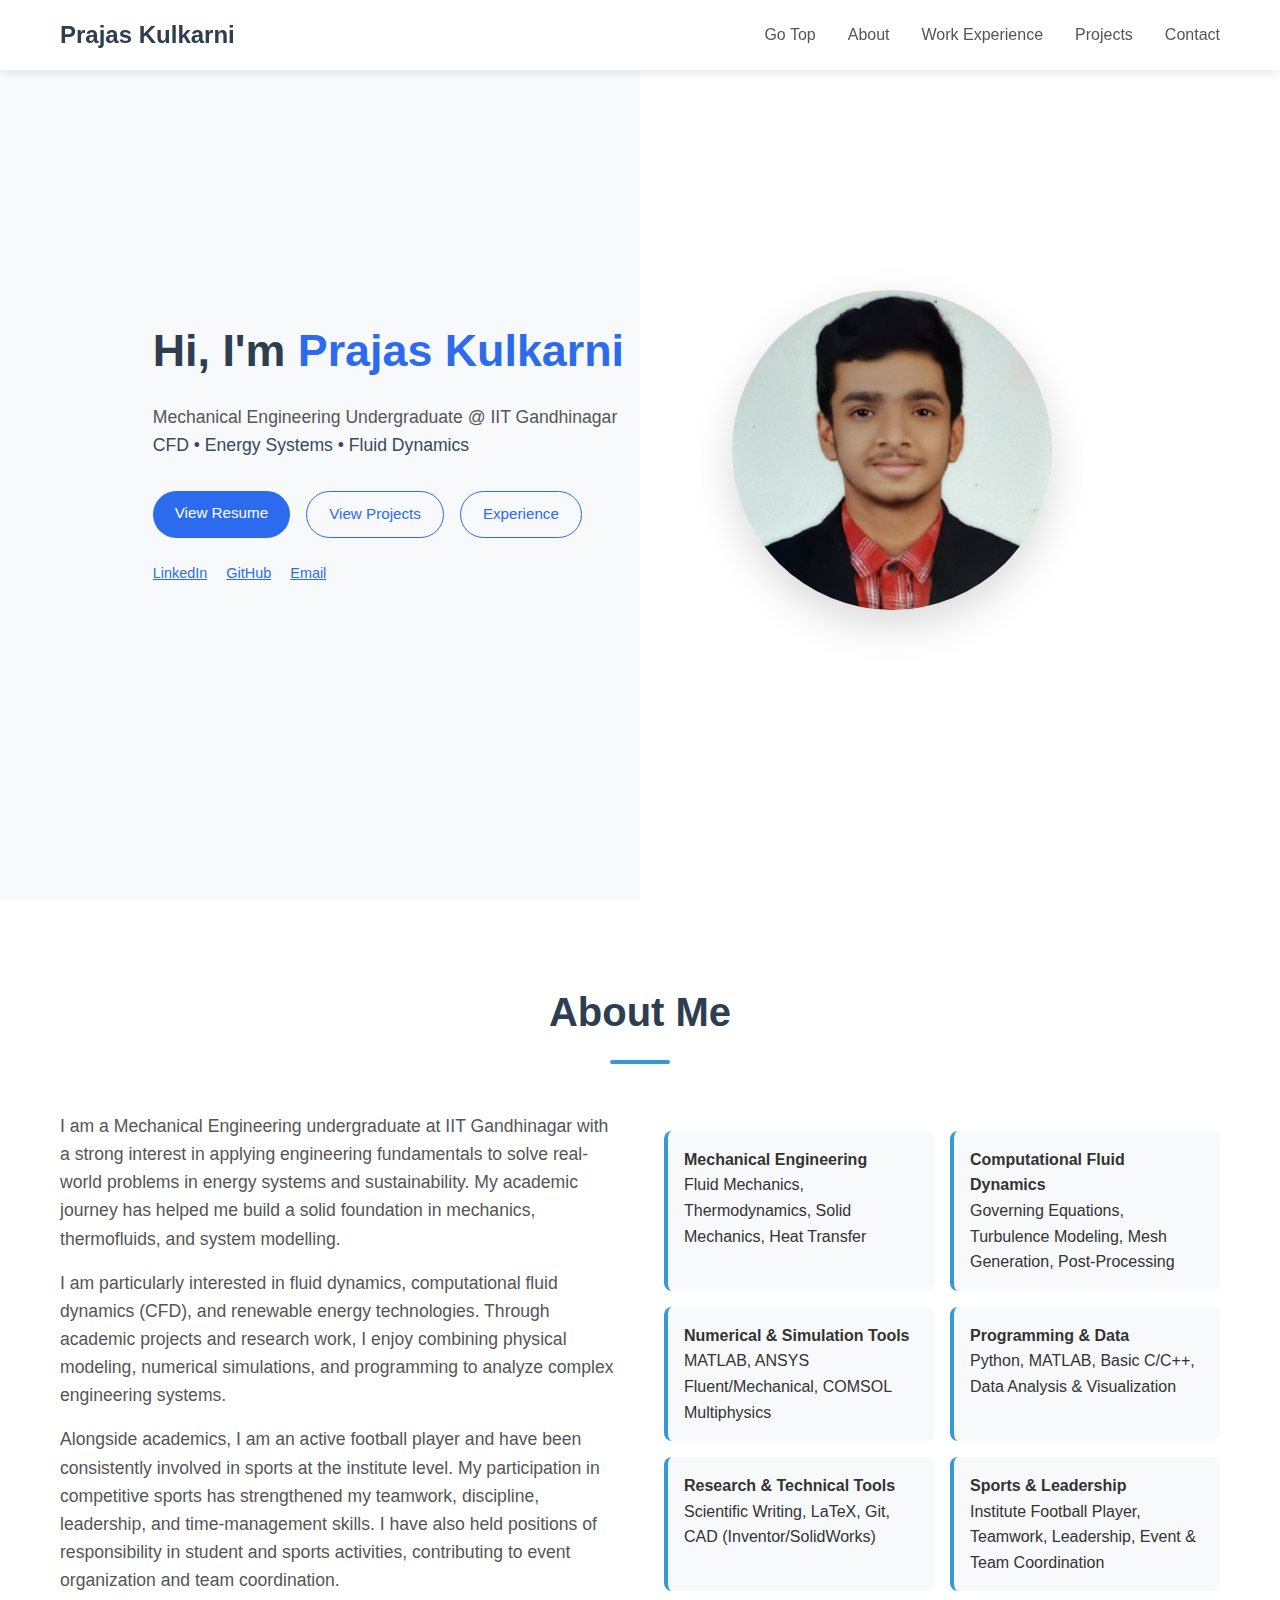
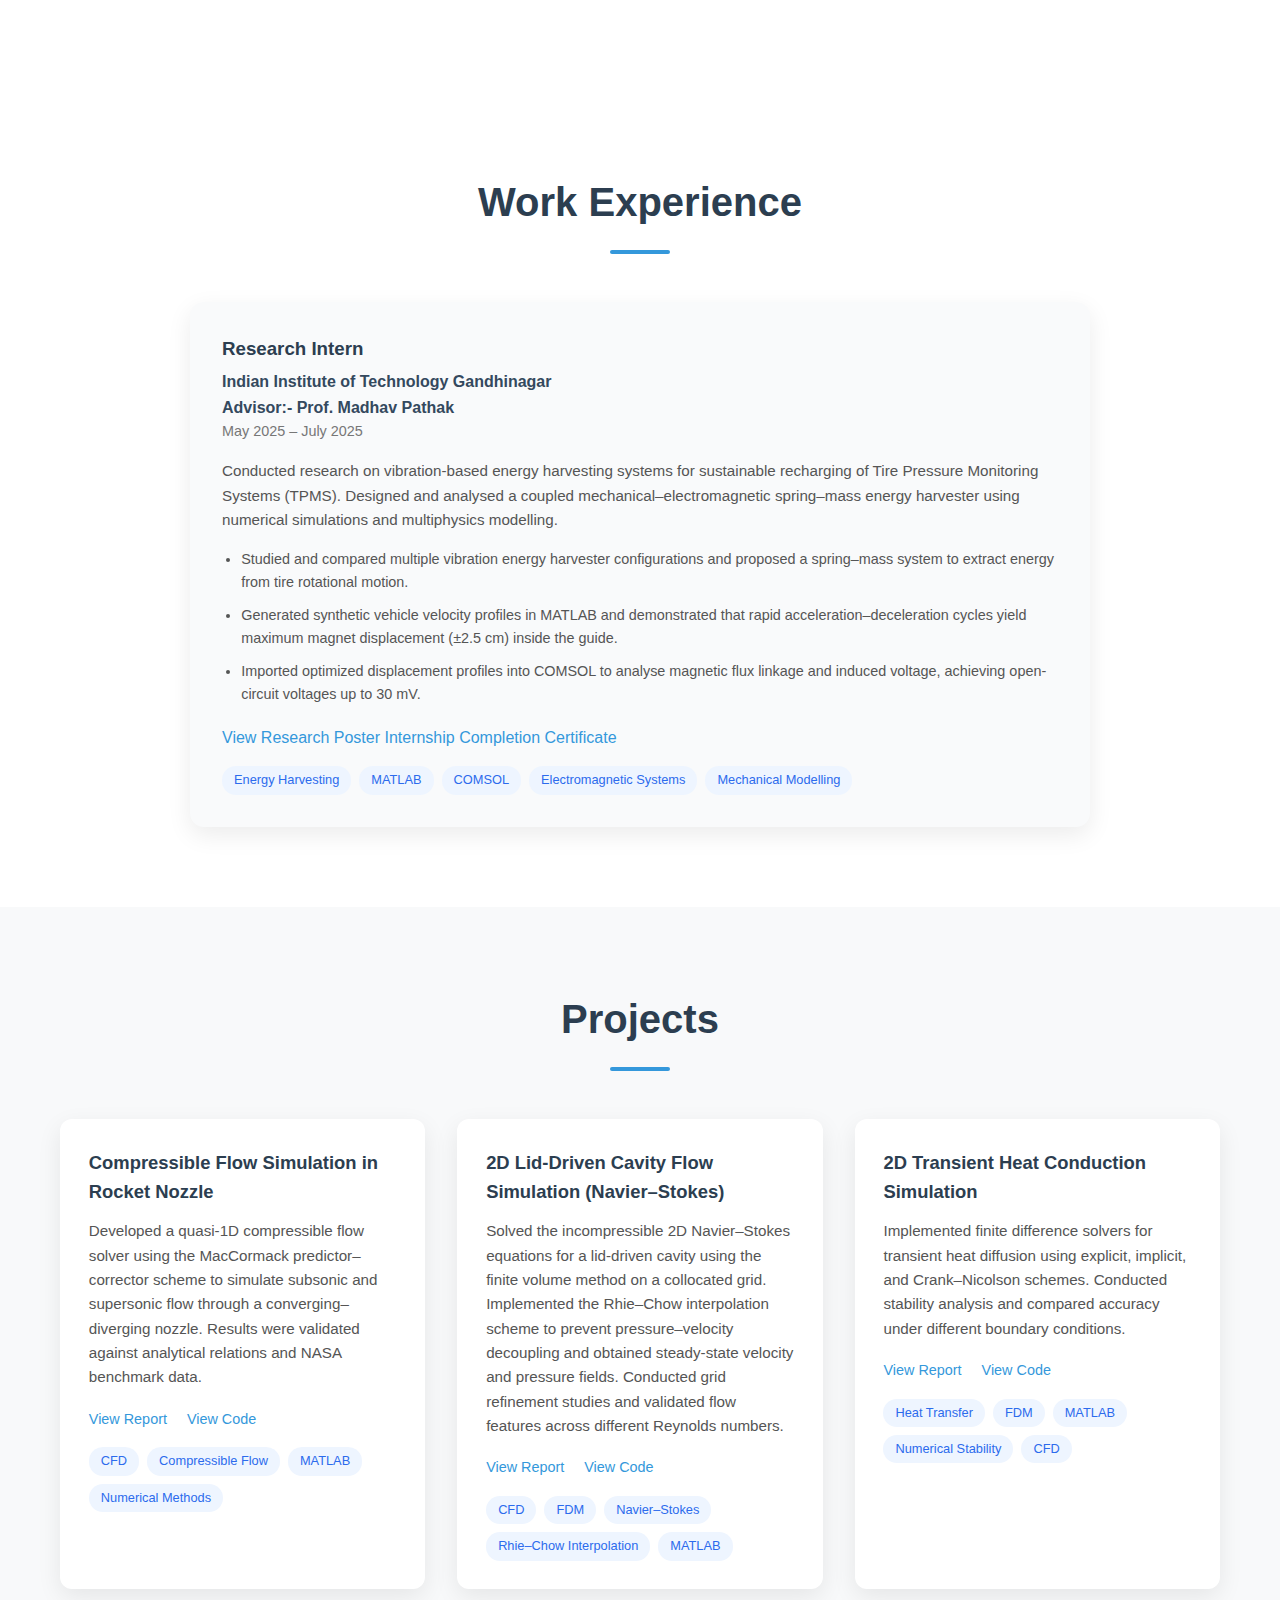
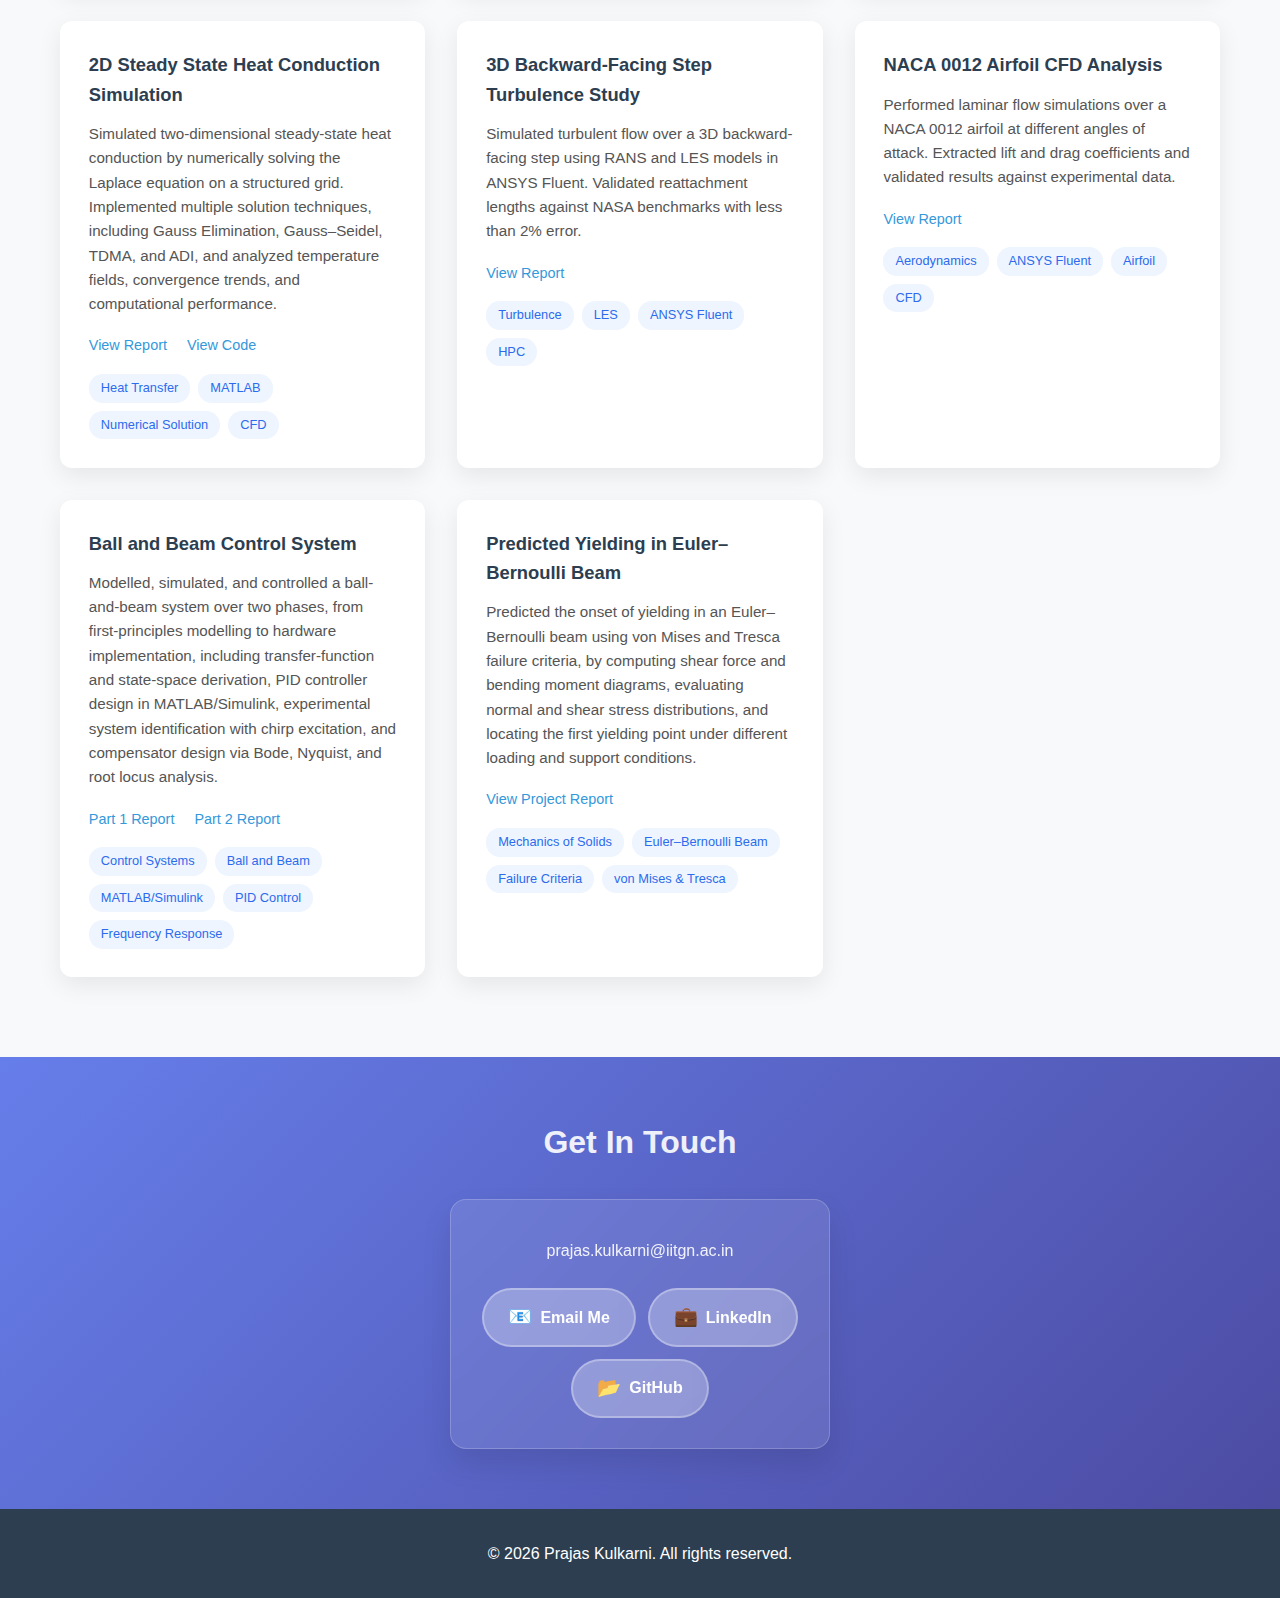
<file: index.html>
<!DOCTYPE html>
<html lang="en">
<head>
    <meta charset="UTF-8">
    <meta name="viewport" content="width=device-width, initial-scale=1.0">
    <title>Prajas Kulkarni - Portfolio</title>
    <link rel="stylesheet" href="style.css">
</head>
<body>
    <nav id="navbar">
        <div class="container">
            <div class="logo">Prajas Kulkarni</div>
            <ul>
                <li><a href="#home">Go Top</a></li>
                <li><a href="#about">About</a></li>
                <li><a href="#experience">Work Experience</a></li>
                <li><a href="#projects">Projects</a></li>
                <li><a href="#contact">Contact</a></li>
            </ul>
        </div>
    </nav>

    <section class="hero" id="home">
    <div class="container hero-container">
        
        <!-- Left Content -->
        <div class="hero-text">
            <h1>Hi, I'm <span>Prajas Kulkarni</span></h1>
            <p class="hero-subtitle">
                Mechanical Engineering Undergraduate @ IIT Gandhinagar <br>
                <span>CFD • Energy Systems • Fluid Dynamics</span>
            </p>

            <div class="hero-buttons">
                <a href="https://drive.google.com/file/d/1CBMAn4D8G8rLsZQS3iz1nUKWId3J-Ped/view?usp=drive_link" class="btn primary-btn">View Resume</a>
                <a href="#projects" class="btn secondary-btn">View Projects</a>
                <a href="#experience" class="btn secondary-btn">Experience</a>
            </div>

            <div class="hero-socials">
                <a href="https://www.linkedin.com/in/prajas-kulkarni-15558a292" target="_blank">LinkedIn</a>
                <a href="https://github.com/Prajas02" target="_blank">GitHub</a>
                <a href="mailto:prajas.kulkarni@iitgn.ac.in">Email</a>
            </div>
        </div>

        <!-- Right Image -->
        <div class="hero-image">
            <img src="myphotocleargate.jpg" alt="Prajas Kulkarni">
        </div>

    </div>
</section>


    <section class="about" id="about">
    <div class="container">
        <h2 class="section-title">About Me</h2>
        <div class="about-content">
            <div class="about-text">
                <p>
                    I am a Mechanical Engineering undergraduate at IIT Gandhinagar with a strong interest in applying engineering fundamentals to solve real-world problems in energy systems and sustainability. My academic journey has helped me build a solid foundation in mechanics, thermofluids, and system modelling.
                </p>
                <p>
                    I am particularly interested in fluid dynamics, computational fluid dynamics (CFD), and renewable energy technologies. Through academic projects and research work, I enjoy combining physical modeling, numerical simulations, and programming to analyze complex engineering systems.
                </p>
                <p>
                    Alongside academics, I am an active football player and have been consistently involved in sports at the institute level. My participation in competitive sports has strengthened my teamwork, discipline, leadership, and time-management skills. I have also held positions of responsibility in student and sports activities, contributing to event organization and team coordination.
                </p>
            </div>

            <div class="skills">
    <div class="skill-item">
        <strong>Mechanical Engineering</strong>
        <p>Fluid Mechanics, Thermodynamics, Solid Mechanics, Heat Transfer</p>
    </div>

    <div class="skill-item">
        <strong>Computational Fluid Dynamics</strong>
        <p>Governing Equations, Turbulence Modeling, Mesh Generation, Post-Processing</p>
    </div>

    <div class="skill-item">
        <strong>Numerical & Simulation Tools</strong>
        <p>MATLAB, ANSYS Fluent/Mechanical, COMSOL Multiphysics</p>
    </div>

    <div class="skill-item">
        <strong>Programming & Data</strong>
        <p>Python, MATLAB, Basic C/C++, Data Analysis & Visualization</p>
    </div>

    <div class="skill-item">
        <strong>Research & Technical Tools</strong>
        <p>Scientific Writing, LaTeX, Git, CAD (Inventor/SolidWorks)</p>
    </div>

    <div class="skill-item">
        <strong>Sports & Leadership</strong>
        <p>Institute Football Player, Teamwork, Leadership, Event & Team Coordination</p>
    </div>
</div>

        </div>
    </div>
</section>

<section class="experience" id="experience">
    <div class="container">
        <h2 class="section-title">Work Experience</h2>

        <div class="experience-card">
            <h3>Research Intern</h3>
            <span class="experience-org">
                Indian Institute of Technology Gandhinagar
            </span>
            <span class="experience-org">
                Advisor:- Prof. Madhav Pathak
            </span>
            <span class="experience-duration">
                May 2025 – July 2025
            </span>

            <p class="experience-desc">
                Conducted research on vibration-based energy harvesting systems for
                sustainable recharging of Tire Pressure Monitoring Systems (TPMS).
                Designed and analysed a coupled mechanical–electromagnetic spring–mass
                energy harvester using numerical simulations and multiphysics modelling.
            </p>

            <ul class="experience-points">
                <li>
                    Studied and compared multiple vibration energy harvester configurations
                    and proposed a spring–mass system to extract energy from tire rotational motion.
                </li>
                <li>
                    Generated synthetic vehicle velocity profiles in MATLAB and demonstrated
                    that rapid acceleration–deceleration cycles yield maximum magnet displacement
                    (±2.5 cm) inside the guide.
                </li>
                <li>
                    Imported optimized displacement profiles into COMSOL to analyse magnetic
                    flux linkage and induced voltage, achieving open-circuit voltages up to 30 mV.
                </li>
            </ul>

            <div class="experience-links">
                <a href="https://iitgnacin-my.sharepoint.com/:b:/g/personal/madhav_pathak_iitgn_ac_in/Eai_vdp_bTxAlv5s00bitv0BkNjcQuzqvNSD1gxyNEsAdQ" target="_blank">
                    View Research Poster
                </a>
                <a href="https://drive.google.com/file/d/1S_VBnCui8X8WvCBKvrqLDmeHQj7Yrc3W/view?usp=sharing" target="_blank">
                    Internship Completion Certificate
                </a>
            </div>

            <div class="experience-tags">
                <span class="tag">Energy Harvesting</span>
                <span class="tag">MATLAB</span>
                <span class="tag">COMSOL</span>
                <span class="tag">Electromagnetic Systems</span>
                <span class="tag">Mechanical Modelling</span>
            </div>
        </div>
    </div>
</section>

    <section class="projects" id="projects">
    <div class="container">
        <h2 class="section-title">Projects</h2>

        <div class="projects-grid">

            <div class="project-card">
                <div class="project-content">
                    <h3>Compressible Flow Simulation in Rocket Nozzle</h3>
                    <p>
                        Developed a quasi-1D compressible flow solver using the MacCormack
                        predictor–corrector scheme to simulate subsonic and supersonic
                        flow through a converging–diverging nozzle. Results were validated
                        against analytical relations and NASA benchmark data.
                    </p>

                    <div class="project-links">
                        <a href="https://drive.google.com/file/d/1n4KnSa5Lkq_FKpbX9iXIc3d4Ig7cCOUM/view" target="_blank">
                            View Report
                        </a>
                        <a href="https://github.com/Prajas02/Computational-Fluid-Dynamics" target="_blank">
                            View Code
                        </a>
                    </div>

                    <div class="project-tags">
                        <span class="tag">CFD</span>
                        <span class="tag">Compressible Flow</span>
                        <span class="tag">MATLAB</span>
                        <span class="tag">Numerical Methods</span>
                    </div>
                </div>
            </div>

            <div class="project-card">
    <div class="project-content">
        <h3>2D Lid-Driven Cavity Flow Simulation (Navier–Stokes)</h3>
        <p>
            Solved the incompressible 2D Navier–Stokes equations for a lid-driven cavity
            using the finite volume method on a collocated grid. Implemented the
            Rhie–Chow interpolation scheme to prevent pressure–velocity decoupling and
            obtained steady-state velocity and pressure fields. Conducted grid
            refinement studies and validated flow features across different Reynolds
            numbers.
        </p>

        <div class="project-links">
            <a href="https://drive.google.com/file/d/1m239NNLcQZWxm_-S3FAcveoJ_hyjuy4o/view?usp=sharing" target="_blank">
                View Report
            </a>
            <a href="https://drive.google.com/drive/folders/1DyXWWm_hRiTXbRo2yLVU-WRak-Ty-0-l" target="_blank">
                View Code
            </a>
        </div>

        <div class="project-tags">
            <span class="tag">CFD</span>
            <span class="tag">FDM</span>
            <span class="tag">Navier–Stokes</span>
            <span class="tag">Rhie–Chow Interpolation</span>
            <span class="tag">MATLAB</span>
        </div>
    </div>
</div>


            <div class="project-card">
                <div class="project-content">
                    <h3>2D Transient Heat Conduction Simulation</h3>
                    <p>
                        Implemented finite difference solvers for transient heat diffusion
                        using explicit, implicit, and Crank–Nicolson schemes. Conducted
                        stability analysis and compared accuracy under different boundary
                        conditions.
                    </p>

                    <div class="project-links">
                        <a href="https://drive.google.com/file/d/1KKHZIjX8FlA_p2K3bytqc5Ai0O56WoYr/view" target="_blank">
                            View Report
                        </a>
                        <a href="https://github.com/Prajas02/Computational-Fluid-Dynamics/tree/main/Project%202" target="_blank">
                            View Code
                        </a>
                    </div>

                    <div class="project-tags">
                        <span class="tag">Heat Transfer</span>
                        <span class="tag">FDM</span>
                        <span class="tag">MATLAB</span>
                        <span class="tag">Numerical Stability</span>
                        <span class="tag">CFD</span>
                    </div>
                </div>
            </div>

            <div class="project-card">
                <div class="project-content">
                    <h3>2D Steady State Heat Conduction Simulation</h3>
                    <p>
                        Simulated two-dimensional steady-state heat conduction by numerically solving the Laplace equation on a structured grid. Implemented multiple solution techniques, including Gauss Elimination, Gauss–Seidel, TDMA, and ADI, and analyzed temperature fields, convergence trends, and computational performance.
                    </p>

                    <div class="project-links">
                        <a href="https://drive.google.com/file/d/1wEbid0XBHMEbb6spnS657aDI07vRRCVE/view?usp=sharing" target="_blank">
                            View Report
                        </a>

                        <a href="https://github.com/Prajas02/Computational-Fluid-Dynamics/tree/main/Project%201" target="_blank">
                            View Code
                        </a>
                    </div>

                    <div class="project-tags">
                        <span class="tag">Heat Transfer</span>
                        <span class="tag">MATLAB</span>
                        <span class="tag">Numerical Solution</span>
                        <span class="tag">CFD</span>
                    </div>
                </div>
            </div>

            <div class="project-card">
                <div class="project-content">
                    <h3>3D Backward-Facing Step Turbulence Study</h3>
                    <p>
                        Simulated turbulent flow over a 3D backward-facing step using
                        RANS and LES models in ANSYS Fluent. Validated reattachment
                        lengths against NASA benchmarks with less than 2% error.
                    </p>

                    <div class="project-links">
                        <a href="https://drive.google.com/file/d/15dMAbTYmcVFjqfy6WuAyBlNqXaXtgV4h/view" target="_blank">
                            View Report
                        </a>
                    </div>

                    <div class="project-tags">
                        <span class="tag">Turbulence</span>
                        <span class="tag">LES</span>
                        <span class="tag">ANSYS Fluent</span>
                        <span class="tag">HPC</span>
                    </div>
                </div>
            </div>

            <div class="project-card">
                <div class="project-content">
                    <h3>NACA 0012 Airfoil CFD Analysis</h3>
                    <p>
                        Performed laminar flow simulations over a NACA 0012 airfoil at
                        different angles of attack. Extracted lift and drag coefficients
                        and validated results against experimental data.
                    </p>

                    <div class="project-links">
                        <a href="https://iitgnacin-my.sharepoint.com/:b:/g/personal/23110252_iitgn_ac_in/EYB18WYENGNHkrGiA9TKw7UBOR1MxiHI4WOOrlqGUsyE6A" target="_blank">
                            View Report
                        </a>
                    </div>

                    <div class="project-tags">
                        <span class="tag">Aerodynamics</span>
                        <span class="tag">ANSYS Fluent</span>
                        <span class="tag">Airfoil</span>
                        <span class="tag">CFD</span>
                    </div>
                </div>
            </div>

            <div class="project-card">
  <div class="project-content">
    <h3>Ball and Beam Control System</h3>
    <p>
      Modelled, simulated, and controlled a ball-and-beam system over two phases, from first-principles modelling to hardware implementation, including transfer-function and state-space derivation, PID controller design in MATLAB/Simulink, experimental system identification with chirp excitation, and compensator design via Bode, Nyquist, and root locus analysis.
    </p>
    

    <div class="project-links">
      <a href="https://iitgnacin-my.sharepoint.com/:b:/g/personal/23110252_iitgn_ac_in/IQBhLVJ6j6GlRqWs8QBTIQMuAXpLRh6_2i9DWoquyrRYZcs?e=3iihvy" target="_blank">
        Part 1 Report
      </a>
      <a href="https://iitgnacin-my.sharepoint.com/:b:/g/personal/23110252_iitgn_ac_in/IQDcwNk0MY_mQ6wAAwUPP6nqAYeB6FlVXDejSpBcisK6RXc?e=b7mXPI" target="_blank">
        Part 2 Report
      </a>
    </div>

    <div class="project-tags">
      <span class="tag">Control Systems</span>
      <span class="tag">Ball and Beam</span>
      <span class="tag">MATLAB/Simulink</span>
      <span class="tag">PID Control</span>
      <span class="tag">Frequency Response</span>
    </div>
  </div>
</div>

<div class="project-card">
  <div class="project-content">
    <h3>Predicted Yielding in Euler–Bernoulli Beam</h3>
    <p>
      Predicted the onset of yielding in an Euler–Bernoulli beam using von Mises and Tresca failure criteria, by computing shear force and bending moment diagrams, evaluating normal and shear stress distributions, and locating the first yielding point under different loading and support conditions.
    </p>

    <div class="project-links">
      <a href="https://drive.google.com/file/d/1cUpG_dhkytitJ-BRCe8UqaYh67LG9M_s/view?usp=sharing" target="_blank">
        View Project Report
      </a>
    </div>

    <div class="project-tags">
      <span class="tag">Mechanics of Solids</span>
      <span class="tag">Euler–Bernoulli Beam</span>
      <span class="tag">Failure Criteria</span>
      <span class="tag">von Mises &amp; Tresca</span>
    </div>
  </div>
</div>


        </div>
    </div>
</section>

    <section class="contact-nivaj" id="contact">
        <div class="container-nivaj">
            <h2 class="section-title-nivaj">Get In Touch</h2>
            <div class="contact-content-nivaj">
                <div class="contact-info-nivaj">
                    <p>prajas.kulkarni@iitgn.ac.in</p>
                </div>
                <div class="contact-buttons-nivaj">
                    <a href="mailto:prajas.kulkarni@iitgn.ac.in" class="btn-nivaj">
                        <span class="btn-icon-nivaj">📧</span>
                        Email Me
                    </a>
                    <a href="https://www.linkedin.com/in/prajas-kulkarni-15558a292/" class="btn-nivaj" target="_blank">
                        <span class="btn-icon-nivaj">💼</span>
                        LinkedIn
                    </a>
                    <a href="https://github.com/Prajas02" class="btn-nivaj" target="_blank">
                        <span class="btn-icon-nivaj">📂</span>
                        GitHub
                    </a>
                </div>
            </div>
        </div>
    </section>

    <footer>
        <div class="container">
            <p>&copy; 2026 Prajas Kulkarni. All rights reserved.</p>
        </div>
    </footer>

    <script>
        // Smooth scrolling
        document.querySelectorAll('a[href^="#"]').forEach(anchor => {
            anchor.addEventListener('click', function (e) {
                e.preventDefault();
                const target = document.querySelector(this.getAttribute('href'));
                if (target) {
                    target.scrollIntoView({
                        behavior: 'smooth',
                        block: 'start'
                    });
                }
            });
        });

        // Navbar scroll effect
        const navbar = document.getElementById('navbar');
        window.addEventListener('scroll', () => {
            if (window.scrollY > 50) {
                navbar.classList.add('scrolled');
            } else {
                navbar.classList.remove('scrolled');
            }
        });

        // Form submission
        document.getElementById('contactForm').addEventListener('submit', function(e) {
            e.preventDefault();
            alert('Thank you for your message! I will get back to you soon.');
            this.reset();
        });

        // Add animation on scroll
        const observerOptions = {
            threshold: 0.1,
            rootMargin: '0px 0px -50px 0px'
        };

        const observer = new IntersectionObserver(function(entries) {
            entries.forEach(entry => {
                if (entry.isIntersecting) {
                    entry.target.style.animation = 'fadeInUp 0.8s ease forwards';
                }
            });
        }, observerOptions);

        document.querySelectorAll('.project-card, .skill-item').forEach(el => {
            observer.observe(el);
        });
    </script>
</body>
</html>
</file>
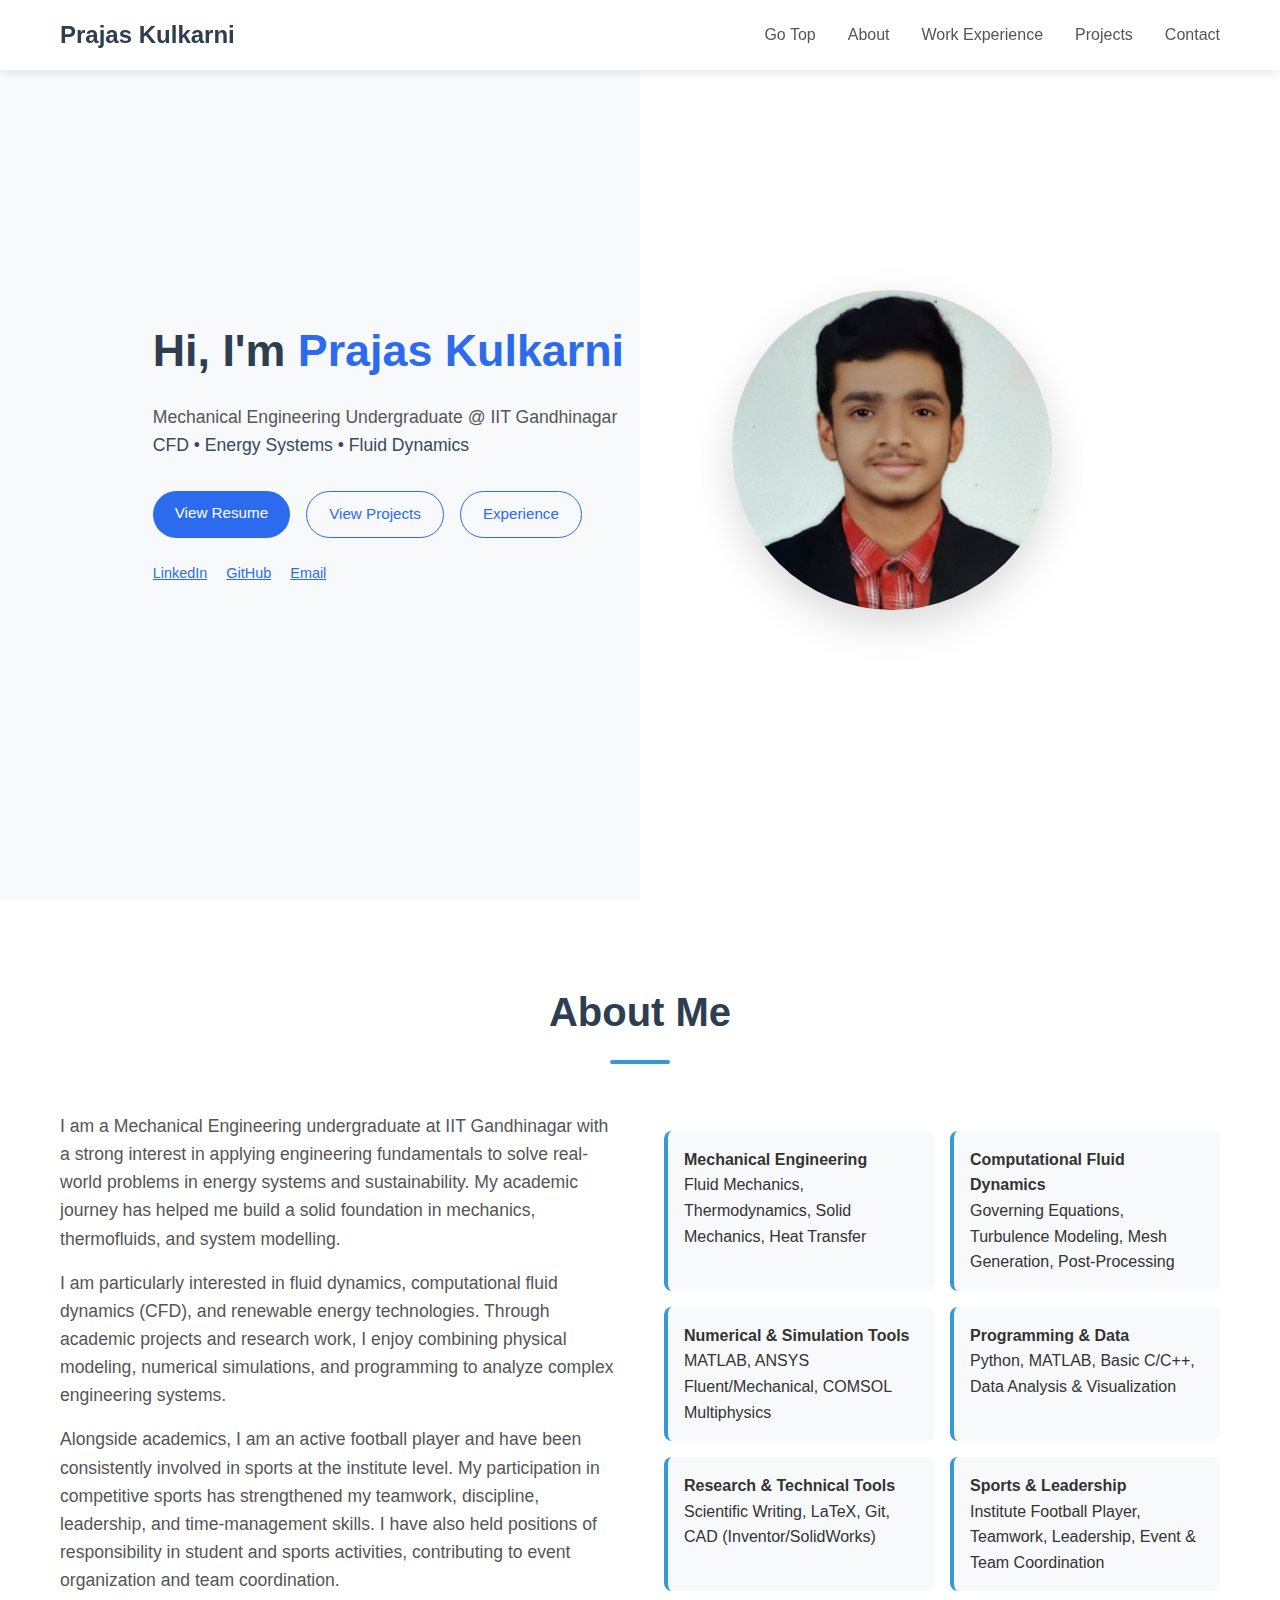
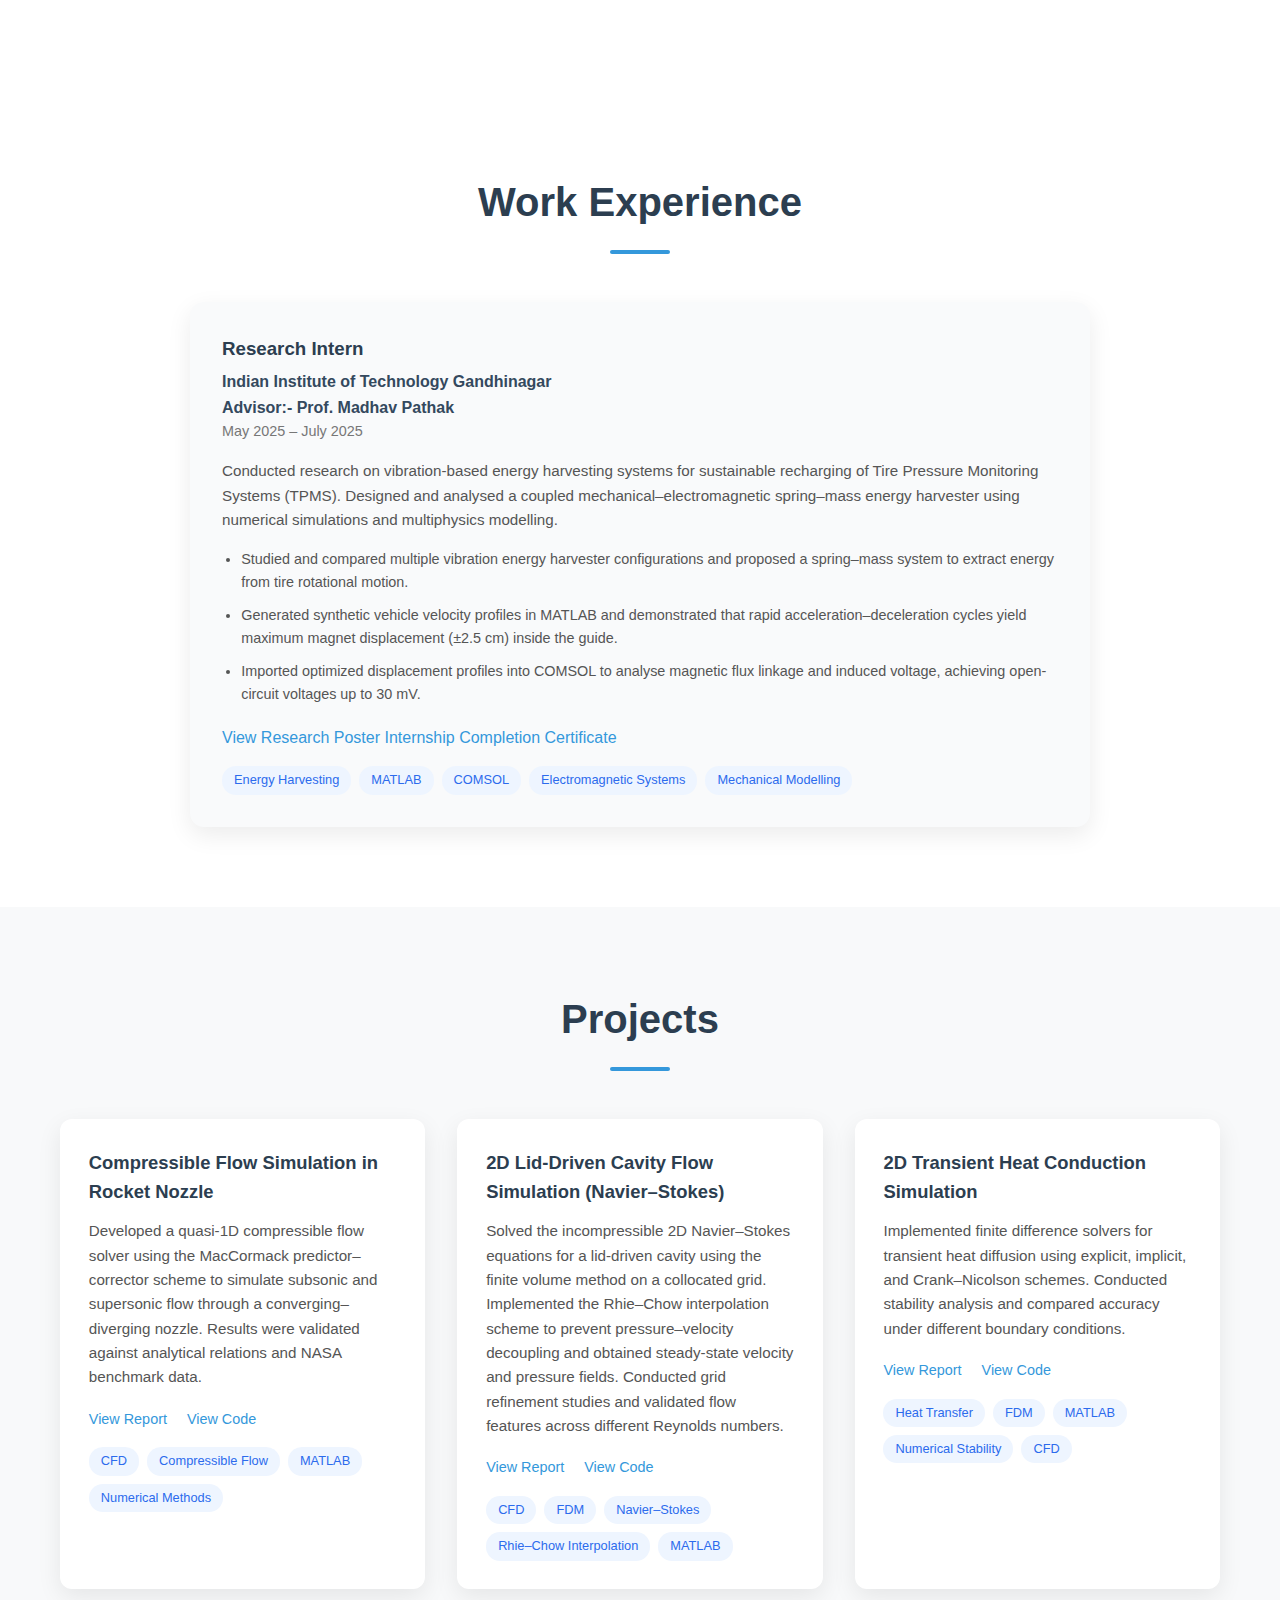
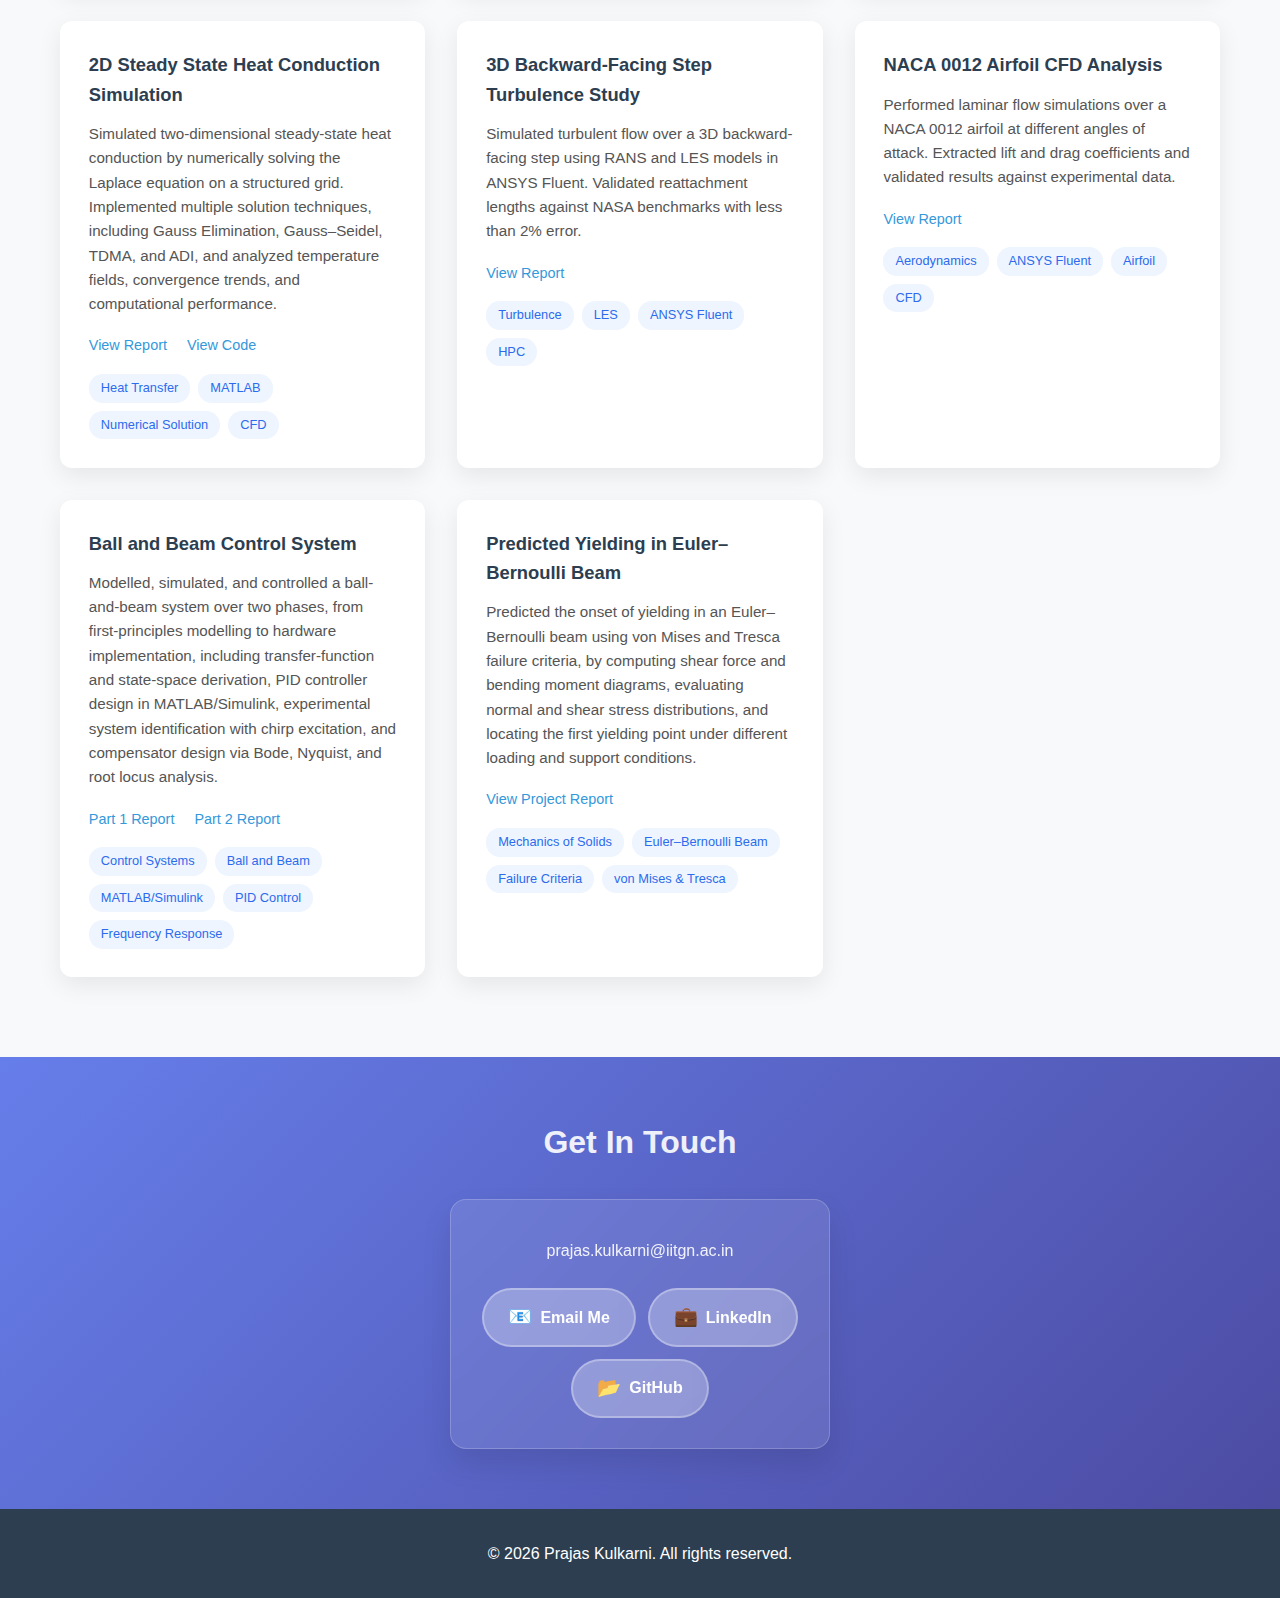
<file: portfolio.html>
<!DOCTYPE html>
<html lang="en">
<head>
    <meta charset="UTF-8">
    <meta name="viewport" content="width=device-width, initial-scale=1.0">
    <title>Prajas Kulkarni - Portfolio</title>
    <link rel="stylesheet" href="style.css">
</head>
<body>
    <nav id="navbar">
        <div class="container">
            <div class="logo">Prajas Kulkarni</div>
            <ul>
                <li><a href="#home">Go Top</a></li>
                <li><a href="#about">About</a></li>
                <li><a href="#experience">Work Experience</a></li>
                <li><a href="#projects">Projects</a></li>
                <li><a href="#contact">Contact</a></li>
            </ul>
        </div>
    </nav>

    <section class="hero" id="home">
    <div class="container hero-container">
        
        <!-- Left Content -->
        <div class="hero-text">
            <h1>Hi, I'm <span>Prajas Kulkarni</span></h1>
            <p class="hero-subtitle">
                Mechanical Engineering Undergraduate @ IIT Gandhinagar <br>
                <span>CFD • Energy Systems • Fluid Dynamics</span>
            </p>

            <div class="hero-buttons">
                <a href="https://drive.google.com/file/d/1CBMAn4D8G8rLsZQS3iz1nUKWId3J-Ped/view?usp=drive_link" class="btn primary-btn">View Resume</a>
                <a href="#projects" class="btn secondary-btn">View Projects</a>
                <a href="#experience" class="btn secondary-btn">Experience</a>
            </div>

            <div class="hero-socials">
                <a href="https://www.linkedin.com/in/prajas-kulkarni-15558a292" target="_blank">LinkedIn</a>
                <a href="https://github.com/Prajas02" target="_blank">GitHub</a>
                <a href="mailto:prajas.kulkarni@iitgn.ac.in">Email</a>
            </div>
        </div>

        <!-- Right Image -->
        <div class="hero-image">
            <img src="myphotocleargate.jpg" alt="Prajas Kulkarni">
        </div>

    </div>
</section>


    <section class="about" id="about">
    <div class="container">
        <h2 class="section-title">About Me</h2>
        <div class="about-content">
            <div class="about-text">
                <p>
                    I am a Mechanical Engineering undergraduate at IIT Gandhinagar with a strong interest in applying engineering fundamentals to solve real-world problems in energy systems and sustainability. My academic journey has helped me build a solid foundation in mechanics, thermofluids, and system modelling.
                </p>
                <p>
                    I am particularly interested in fluid dynamics, computational fluid dynamics (CFD), and renewable energy technologies. Through academic projects and research work, I enjoy combining physical modeling, numerical simulations, and programming to analyze complex engineering systems.
                </p>
                <p>
                    Alongside academics, I am an active football player and have been consistently involved in sports at the institute level. My participation in competitive sports has strengthened my teamwork, discipline, leadership, and time-management skills. I have also held positions of responsibility in student and sports activities, contributing to event organization and team coordination.
                </p>
            </div>

            <div class="skills">
    <div class="skill-item">
        <strong>Mechanical Engineering</strong>
        <p>Fluid Mechanics, Thermodynamics, Solid Mechanics, Heat Transfer</p>
    </div>

    <div class="skill-item">
        <strong>Computational Fluid Dynamics</strong>
        <p>Governing Equations, Turbulence Modeling, Mesh Generation, Post-Processing</p>
    </div>

    <div class="skill-item">
        <strong>Numerical & Simulation Tools</strong>
        <p>MATLAB, ANSYS Fluent/Mechanical, COMSOL Multiphysics</p>
    </div>

    <div class="skill-item">
        <strong>Programming & Data</strong>
        <p>Python, MATLAB, Basic C/C++, Data Analysis & Visualization</p>
    </div>

    <div class="skill-item">
        <strong>Research & Technical Tools</strong>
        <p>Scientific Writing, LaTeX, Git, CAD (Inventor/SolidWorks)</p>
    </div>

    <div class="skill-item">
        <strong>Sports & Leadership</strong>
        <p>Institute Football Player, Teamwork, Leadership, Event & Team Coordination</p>
    </div>
</div>

        </div>
    </div>
</section>

<section class="experience" id="experience">
    <div class="container">
        <h2 class="section-title">Work Experience</h2>

        <div class="experience-card">
            <h3>Research Intern</h3>
            <span class="experience-org">
                Indian Institute of Technology Gandhinagar
            </span>
            <span class="experience-org">
                Advisor:- Prof. Madhav Pathak
            </span>
            <span class="experience-duration">
                May 2025 – July 2025
            </span>

            <p class="experience-desc">
                Conducted research on vibration-based energy harvesting systems for
                sustainable recharging of Tire Pressure Monitoring Systems (TPMS).
                Designed and analysed a coupled mechanical–electromagnetic spring–mass
                energy harvester using numerical simulations and multiphysics modelling.
            </p>

            <ul class="experience-points">
                <li>
                    Studied and compared multiple vibration energy harvester configurations
                    and proposed a spring–mass system to extract energy from tire rotational motion.
                </li>
                <li>
                    Generated synthetic vehicle velocity profiles in MATLAB and demonstrated
                    that rapid acceleration–deceleration cycles yield maximum magnet displacement
                    (±2.5 cm) inside the guide.
                </li>
                <li>
                    Imported optimized displacement profiles into COMSOL to analyse magnetic
                    flux linkage and induced voltage, achieving open-circuit voltages up to 30 mV.
                </li>
            </ul>

            <div class="experience-links">
                <a href="https://iitgnacin-my.sharepoint.com/:b:/g/personal/madhav_pathak_iitgn_ac_in/Eai_vdp_bTxAlv5s00bitv0BkNjcQuzqvNSD1gxyNEsAdQ" target="_blank">
                    View Research Poster
                </a>
                <a href="https://drive.google.com/file/d/1S_VBnCui8X8WvCBKvrqLDmeHQj7Yrc3W/view?usp=sharing" target="_blank">
                    Internship Completion Certificate
                </a>
            </div>

            <div class="experience-tags">
                <span class="tag">Energy Harvesting</span>
                <span class="tag">MATLAB</span>
                <span class="tag">COMSOL</span>
                <span class="tag">Electromagnetic Systems</span>
                <span class="tag">Mechanical Modelling</span>
            </div>
        </div>
    </div>
</section>

    <section class="projects" id="projects">
    <div class="container">
        <h2 class="section-title">Projects</h2>

        <div class="projects-grid">

            <div class="project-card">
                <div class="project-content">
                    <h3>Compressible Flow Simulation in Rocket Nozzle</h3>
                    <p>
                        Developed a quasi-1D compressible flow solver using the MacCormack
                        predictor–corrector scheme to simulate subsonic and supersonic
                        flow through a converging–diverging nozzle. Results were validated
                        against analytical relations and NASA benchmark data.
                    </p>

                    <div class="project-links">
                        <a href="https://drive.google.com/file/d/1n4KnSa5Lkq_FKpbX9iXIc3d4Ig7cCOUM/view" target="_blank">
                            View Report
                        </a>
                        <a href="https://github.com/Prajas02/Computational-Fluid-Dynamics" target="_blank">
                            View Code
                        </a>
                    </div>

                    <div class="project-tags">
                        <span class="tag">CFD</span>
                        <span class="tag">Compressible Flow</span>
                        <span class="tag">MATLAB</span>
                        <span class="tag">Numerical Methods</span>
                    </div>
                </div>
            </div>

            <div class="project-card">
    <div class="project-content">
        <h3>2D Lid-Driven Cavity Flow Simulation (Navier–Stokes)</h3>
        <p>
            Solved the incompressible 2D Navier–Stokes equations for a lid-driven cavity
            using the finite volume method on a collocated grid. Implemented the
            Rhie–Chow interpolation scheme to prevent pressure–velocity decoupling and
            obtained steady-state velocity and pressure fields. Conducted grid
            refinement studies and validated flow features across different Reynolds
            numbers.
        </p>

        <div class="project-links">
            <a href="https://drive.google.com/file/d/1m239NNLcQZWxm_-S3FAcveoJ_hyjuy4o/view?usp=sharing" target="_blank">
                View Report
            </a>
            <a href="https://drive.google.com/drive/folders/1DyXWWm_hRiTXbRo2yLVU-WRak-Ty-0-l" target="_blank">
                View Code
            </a>
        </div>

        <div class="project-tags">
            <span class="tag">CFD</span>
            <span class="tag">FDM</span>
            <span class="tag">Navier–Stokes</span>
            <span class="tag">Rhie–Chow Interpolation</span>
            <span class="tag">MATLAB</span>
        </div>
    </div>
</div>


            <div class="project-card">
                <div class="project-content">
                    <h3>2D Transient Heat Conduction Simulation</h3>
                    <p>
                        Implemented finite difference solvers for transient heat diffusion
                        using explicit, implicit, and Crank–Nicolson schemes. Conducted
                        stability analysis and compared accuracy under different boundary
                        conditions.
                    </p>

                    <div class="project-links">
                        <a href="https://drive.google.com/file/d/1KKHZIjX8FlA_p2K3bytqc5Ai0O56WoYr/view" target="_blank">
                            View Report
                        </a>
                        <a href="https://github.com/Prajas02/Computational-Fluid-Dynamics/tree/main/Project%202" target="_blank">
                            View Code
                        </a>
                    </div>

                    <div class="project-tags">
                        <span class="tag">Heat Transfer</span>
                        <span class="tag">FDM</span>
                        <span class="tag">MATLAB</span>
                        <span class="tag">Numerical Stability</span>
                        <span class="tag">CFD</span>
                    </div>
                </div>
            </div>

            <div class="project-card">
                <div class="project-content">
                    <h3>2D Steady State Heat Conduction Simulation</h3>
                    <p>
                        Simulated two-dimensional steady-state heat conduction by numerically solving the Laplace equation on a structured grid. Implemented multiple solution techniques, including Gauss Elimination, Gauss–Seidel, TDMA, and ADI, and analyzed temperature fields, convergence trends, and computational performance.
                    </p>

                    <div class="project-links">
                        <a href="https://drive.google.com/file/d/1wEbid0XBHMEbb6spnS657aDI07vRRCVE/view?usp=sharing" target="_blank">
                            View Report
                        </a>

                        <a href="https://github.com/Prajas02/Computational-Fluid-Dynamics/tree/main/Project%201" target="_blank">
                            View Code
                        </a>
                    </div>

                    <div class="project-tags">
                        <span class="tag">Heat Transfer</span>
                        <span class="tag">MATLAB</span>
                        <span class="tag">Numerical Solution</span>
                        <span class="tag">CFD</span>
                    </div>
                </div>
            </div>

            <div class="project-card">
                <div class="project-content">
                    <h3>3D Backward-Facing Step Turbulence Study</h3>
                    <p>
                        Simulated turbulent flow over a 3D backward-facing step using
                        RANS and LES models in ANSYS Fluent. Validated reattachment
                        lengths against NASA benchmarks with less than 2% error.
                    </p>

                    <div class="project-links">
                        <a href="https://drive.google.com/file/d/15dMAbTYmcVFjqfy6WuAyBlNqXaXtgV4h/view" target="_blank">
                            View Report
                        </a>
                    </div>

                    <div class="project-tags">
                        <span class="tag">Turbulence</span>
                        <span class="tag">LES</span>
                        <span class="tag">ANSYS Fluent</span>
                        <span class="tag">HPC</span>
                    </div>
                </div>
            </div>

            <div class="project-card">
                <div class="project-content">
                    <h3>NACA 0012 Airfoil CFD Analysis</h3>
                    <p>
                        Performed laminar flow simulations over a NACA 0012 airfoil at
                        different angles of attack. Extracted lift and drag coefficients
                        and validated results against experimental data.
                    </p>

                    <div class="project-links">
                        <a href="https://iitgnacin-my.sharepoint.com/:b:/g/personal/23110252_iitgn_ac_in/EYB18WYENGNHkrGiA9TKw7UBOR1MxiHI4WOOrlqGUsyE6A" target="_blank">
                            View Report
                        </a>
                    </div>

                    <div class="project-tags">
                        <span class="tag">Aerodynamics</span>
                        <span class="tag">ANSYS Fluent</span>
                        <span class="tag">Airfoil</span>
                        <span class="tag">CFD</span>
                    </div>
                </div>
            </div>

            <div class="project-card">
  <div class="project-content">
    <h3>Ball and Beam Control System</h3>
    <p>
      Modelled, simulated, and controlled a ball-and-beam system over two phases, from first-principles modelling to hardware implementation, including transfer-function and state-space derivation, PID controller design in MATLAB/Simulink, experimental system identification with chirp excitation, and compensator design via Bode, Nyquist, and root locus analysis.
    </p>
    

    <div class="project-links">
      <a href="https://iitgnacin-my.sharepoint.com/:b:/g/personal/23110252_iitgn_ac_in/IQBhLVJ6j6GlRqWs8QBTIQMuAXpLRh6_2i9DWoquyrRYZcs?e=3iihvy" target="_blank">
        Part 1 Report
      </a>
      <a href="https://iitgnacin-my.sharepoint.com/:b:/g/personal/23110252_iitgn_ac_in/IQDcwNk0MY_mQ6wAAwUPP6nqAYeB6FlVXDejSpBcisK6RXc?e=b7mXPI" target="_blank">
        Part 2 Report
      </a>
    </div>

    <div class="project-tags">
      <span class="tag">Control Systems</span>
      <span class="tag">Ball and Beam</span>
      <span class="tag">MATLAB/Simulink</span>
      <span class="tag">PID Control</span>
      <span class="tag">Frequency Response</span>
    </div>
  </div>
</div>

<div class="project-card">
  <div class="project-content">
    <h3>Predicted Yielding in Euler–Bernoulli Beam</h3>
    <p>
      Predicted the onset of yielding in an Euler–Bernoulli beam using von Mises and Tresca failure criteria, by computing shear force and bending moment diagrams, evaluating normal and shear stress distributions, and locating the first yielding point under different loading and support conditions.
    </p>

    <div class="project-links">
      <a href="https://drive.google.com/file/d/1cUpG_dhkytitJ-BRCe8UqaYh67LG9M_s/view?usp=sharing" target="_blank">
        View Project Report
      </a>
    </div>

    <div class="project-tags">
      <span class="tag">Mechanics of Solids</span>
      <span class="tag">Euler–Bernoulli Beam</span>
      <span class="tag">Failure Criteria</span>
      <span class="tag">von Mises &amp; Tresca</span>
    </div>
  </div>
</div>


        </div>
    </div>
</section>

    <section class="contact-nivaj" id="contact">
        <div class="container-nivaj">
            <h2 class="section-title-nivaj">Get In Touch</h2>
            <div class="contact-content-nivaj">
                <div class="contact-info-nivaj">
                    <p>prajas.kulkarni@iitgn.ac.in</p>
                </div>
                <div class="contact-buttons-nivaj">
                    <a href="mailto:prajas.kulkarni@iitgn.ac.in" class="btn-nivaj">
                        <span class="btn-icon-nivaj">📧</span>
                        Email Me
                    </a>
                    <a href="https://www.linkedin.com/in/prajas-kulkarni-15558a292/" class="btn-nivaj" target="_blank">
                        <span class="btn-icon-nivaj">💼</span>
                        LinkedIn
                    </a>
                    <a href="https://github.com/Prajas02" class="btn-nivaj" target="_blank">
                        <span class="btn-icon-nivaj">📂</span>
                        GitHub
                    </a>
                </div>
            </div>
        </div>
    </section>

    <footer>
        <div class="container">
            <p>&copy; 2026 Prajas Kulkarni. All rights reserved.</p>
        </div>
    </footer>

    <script>
        // Smooth scrolling
        document.querySelectorAll('a[href^="#"]').forEach(anchor => {
            anchor.addEventListener('click', function (e) {
                e.preventDefault();
                const target = document.querySelector(this.getAttribute('href'));
                if (target) {
                    target.scrollIntoView({
                        behavior: 'smooth',
                        block: 'start'
                    });
                }
            });
        });

        // Navbar scroll effect
        const navbar = document.getElementById('navbar');
        window.addEventListener('scroll', () => {
            if (window.scrollY > 50) {
                navbar.classList.add('scrolled');
            } else {
                navbar.classList.remove('scrolled');
            }
        });

        // Form submission
        document.getElementById('contactForm').addEventListener('submit', function(e) {
            e.preventDefault();
            alert('Thank you for your message! I will get back to you soon.');
            this.reset();
        });

        // Add animation on scroll
        const observerOptions = {
            threshold: 0.1,
            rootMargin: '0px 0px -50px 0px'
        };

        const observer = new IntersectionObserver(function(entries) {
            entries.forEach(entry => {
                if (entry.isIntersecting) {
                    entry.target.style.animation = 'fadeInUp 0.8s ease forwards';
                }
            });
        }, observerOptions);

        document.querySelectorAll('.project-card, .skill-item').forEach(el => {
            observer.observe(el);
        });
    </script>
</body>
</html>
</file>
<file: style.css>
* {
    margin: 0;
    padding: 0;
    box-sizing: border-box;
}

body {
    font-family: 'Segoe UI', Tahoma, Geneva, Verdana, sans-serif;
    line-height: 1.6;
    color: #333;
    background: #f8f9fa;
}

.container {
    max-width: 1200px;
    margin: 0 auto;
    padding: 0 20px;
}

/* Navigation */
nav {
    background: #fff;
    padding: 1rem 0;
    box-shadow: 0 2px 10px rgba(0,0,0,0.1);
    position: fixed;
    width: 100%;
    top: 0;
    z-index: 1000;
    transition: all 0.3s ease;
}

nav.scrolled {
    padding: 0.5rem 0;
    box-shadow: 0 2px 20px rgba(0,0,0,0.15);
}

nav .container {
    display: flex;
    justify-content: space-between;
    align-items: center;
}

.logo {
    font-size: 1.5rem;
    font-weight: bold;
    color: #2c3e50;
}

nav ul {
    display: flex;
    list-style: none;
    gap: 2rem;
}

nav a {
    color: #555;
    text-decoration: none;
    transition: color 0.3s ease;
    font-weight: 500;
}

nav a:hover {
    color: #3498db;
}

/* Hero Section */
.hero {
    min-height: 100vh;
    display: flex;
    align-items: center;
    background: linear-gradient(to right, #f8f9fa 50%, #ffffff 50%);
}

.hero-container {
    display: grid;
    grid-template-columns: 1fr 1fr;
    align-items: center;
    gap: 2rem;
}

.hero-text h1 {
    font-size: 2.8rem;
    color: #2c3e50;
}

.hero-text h1 span {
    color: #2c6bed;
}

.hero-subtitle {
    margin: 1rem 0 2rem;
    font-size: 1.1rem;
    color: #555;
}

.hero-subtitle span {
    font-weight: 500;
    color: #34495e;
}

.hero-buttons {
    display: flex;
    gap: 1rem;
    margin-bottom: 1.5rem;
}

.btn {
    padding: 10px 22px;
    border-radius: 25px;
    font-size: 0.95rem;
    font-weight: 500;
    text-decoration: none;
    transition: 0.3s ease;
}

.primary-btn {
    background: #2c6bed;
    color: #ffffff;
}

.primary-btn:hover {
    background: #1f56c4;
}

.secondary-btn {
    border: 1px solid #2c6bed;
    color: #2c6bed;
}

.secondary-btn:hover {
    background: #2c6bed;
    color: #ffffff;
}

.hero-socials {
    display: flex;
    gap: 1.2rem;
}

.hero-socials a {
    font-size: 0.9rem;
    color: #2c6bed;
    text-decoration: underline;
    font-weight: 500;
}

.hero-socials a:hover {
    text-decoration: underline;
}

.hero-image {
    display: flex;
    justify-content: center;
}

.hero-image img {
    width: 320px;
    height: 320px;
    object-fit: cover;
    border-radius: 50%;
    box-shadow: 0 15px 40px rgba(0,0,0,0.15);
}


/* About Section */
.about {
    padding: 80px 0;
    background: white;
}

.section-title {
    text-align: center;
    font-size: 2.5rem;
    margin-bottom: 3rem;
    color: #2c3e50;
    position: relative;
}

.section-title::after {
    content: '';
    display: block;
    width: 60px;
    height: 4px;
    background: #3498db;
    margin: 1rem auto;
    border-radius: 2px;
}

.about-content {
    display: grid;
    grid-template-columns: 1fr 1fr;
    gap: 3rem;
    align-items: center;
}

.about-text p {
    margin-bottom: 1rem;
    color: #555;
    font-size: 1.1rem;
}

.skills {
    display: grid;
    grid-template-columns: repeat(2, 1fr);
    gap: 1rem;
}

.skill-item {
    background: #f8f9fa;
    padding: 1rem;
    border-radius: 8px;
    border-left: 4px solid #3498db;
    transition: transform 0.3s ease;
}

.skill-item:hover {
    transform: translateX(10px);
}

/* Work Expereince */

.experience {
    padding: 80px 0;
    background: #ffffff;
}

.experience-card {
    max-width: 900px;
    margin: 0 auto;
    background: #f9fafb;
    padding: 2rem;
    border-radius: 14px;
    box-shadow: 0 8px 25px rgba(0,0,0,0.08);
}

.experience-card h3 {
    color: #2c3e50;
    margin-bottom: 0.3rem;
}

.experience-org {
    display: block;
    font-weight: 600;
    color: #34495e;
}

.experience-duration {
    display: block;
    font-size: 0.9rem;
    color: #777;
    margin-bottom: 1rem;
}

.experience-desc {
    color: #555;
    font-size: 0.95rem;
    margin-bottom: 1rem;
    line-height: 1.6;
}

.experience-points {
    padding-left: 1.2rem;
    margin-bottom: 1.2rem;
}

.experience-points li {
    color: #555;
    font-size: 0.9rem;
    margin-bottom: 0.6rem;
}

.experience-links a {
    display: inline-block;
    margin-bottom: 1rem;
    color: #3498db;
    font-weight: 500;
    text-decoration: none;
}

.experience-links a:hover {
    text-decoration: underline;
}

.experience-tags {
    display: flex;
    flex-wrap: wrap;
    gap: 0.5rem;
}


/* Projects Section */
.projects {
    padding: 80px 0;
    background: #f8f9fa;
}

.projects-grid {
    display: grid;
    grid-template-columns: repeat(auto-fit, minmax(320px, 1fr));
    gap: 2rem;
}

.project-card {
    background: #ffffff;
    border-radius: 12px;
    padding: 1.8rem;
    box-shadow: 0 8px 25px rgba(0,0,0,0.08);
    transition: all 0.3s ease;
}

.project-card:hover {
    transform: translateY(-6px);
    box-shadow: 0 15px 35px rgba(0,0,0,0.15);
}

.project-content h3 {
    margin-bottom: 0.8rem;
    color: #2c3e50;
    font-size: 1.15rem;
}

.project-content p {
    color: #555;
    font-size: 0.95rem;
    line-height: 1.6;
    margin-bottom: 1rem;
}

.project-links {
    margin-bottom: 1rem;
}

.project-links a {
    margin-right: 1rem;
    color: #3498db;
    font-size: 0.9rem;
    font-weight: 500;
    text-decoration: none;
}

.project-links a:hover {
    text-decoration: underline;
}

.project-tags {
    display: flex;
    gap: 0.5rem;
    flex-wrap: wrap;
}

.tag {
    background: #eef5ff;
    color: #2c6bed;
    padding: 4px 12px;
    border-radius: 14px;
    font-size: 0.8rem;
}


/* Contact Section */
.contact {
    padding: 80px 0;
    background: white;
}

.contact-content {
    max-width: 600px;
    margin: 0 auto;
}

.contact-form input,
.contact-form textarea {
    width: 100%;
    padding: 12px;
    margin-bottom: 1rem;
    border: 2px solid #e0e0e0;
    border-radius: 8px;
    font-family: inherit;
    font-size: 1rem;
    transition: border-color 0.3s ease;
}

.contact-form input:focus,
.contact-form textarea:focus {
    outline: none;
    border-color: #3498db;
}

.contact-form textarea {
    resize: vertical;
    min-height: 150px;
}

.submit-btn {
    background: linear-gradient(135deg, #667eea 0%, #764ba2 100%);
    color: white;
    border: none;
    padding: 12px 40px;
    border-radius: 50px;
    font-size: 1rem;
    font-weight: 600;
    cursor: pointer;
    transition: all 0.3s ease;
}

.submit-btn:hover {
    transform: translateY(-3px);
    box-shadow: 0 10px 25px rgba(102, 126, 234, 0.4);
}

/* Footer */
footer {
    background: #2c3e50;
    color: white;
    text-align: center;
    padding: 2rem 0;
}

.social-links {
    display: flex;
    justify-content: center;
    gap: 1.5rem;
    margin-bottom: 1rem;
}

.social-links a {
    color: white;
    font-size: 1.5rem;
    transition: color 0.3s ease;
}

.social-links a:hover {
    color: #3498db;
}

/* Animations */
@keyframes fadeInUp {
    from {
        opacity: 0;
        transform: translateY(30px);
    }
    to {
        opacity: 1;
        transform: translateY(0);
    }
}

/* Responsive */
@media (max-width: 768px) {
    nav ul {
        gap: 1rem;
    }

    .hero h1 {
        font-size: 2rem;
    }

    .hero p {
        font-size: 1rem;
    }

    .about-content {
        grid-template-columns: 1fr;
    }

    .skills {
        grid-template-columns: 1fr;
    }

    .section-title {
        font-size: 2rem;
    }
}

        .contact-nivaj {
    padding: 60px 0;
    background: linear-gradient(135deg, #667eea 0%, #4c4ba2 100%);
    color: white;
    font-family: 'Arial', sans-serif;
}
.contact-nivaj .container-nivaj {
    max-width: 1200px;
    margin: 0 auto;
    padding: 0 20px;
    text-align: center;
}
.contact-nivaj .section-title-nivaj {
    font-size: 2rem;
    margin-bottom: 30px;
    opacity: 0.9;
}
.contact-nivaj .contact-content-nivaj {
    background: rgba(255, 255, 255, 0.1);
    backdrop-filter: blur(10px);
    border-radius: 16px;
    padding: 30px 20px;
    max-width: 380px;
    margin: 0 auto;
    box-shadow: 0 15px 30px rgba(0, 0, 0, 0.1);
    border: 1px solid rgba(255, 255, 255, 0.2);
}
.contact-nivaj .contact-info-nivaj {
    margin-bottom: 25px;
}
.contact-nivaj .contact-info-nivaj p {
    font-size: 1rem;
    margin: 8px 0;
    opacity: 0.9;
}
.contact-nivaj .contact-buttons-nivaj {
    display: flex;
    gap: 12px;
    justify-content: center;
    flex-wrap: wrap;
}
.contact-nivaj .btn-nivaj {
    display: inline-flex;
    align-items: center;
    gap: 8px;
    padding: 12px 24px;
    background: rgba(255, 255, 255, 0.2);
    color: white;
    text-decoration: none;
    border-radius: 40px;
    font-size: 1rem;
    font-weight: bold;
    transition: all 0.3s ease;
    border: 2px solid rgba(255, 255, 255, 0.3);
    backdrop-filter: blur(10px);
}
.contact-nivaj .btn-nivaj:hover {
    background: rgba(255, 255, 255, 0.3);
    transform: translateY(-3px);
    box-shadow: 0 10px 25px rgba(0, 0, 0, 0.2);
}
.contact-nivaj .btn-icon-nivaj {
    font-size: 1.2rem;
}
@media (max-width: 768px) {
    .contact-nivaj {
        padding: 40px 0;
    }
    .contact-nivaj .section-title-nivaj {
        font-size: 1.8rem;
        margin-bottom: 25px;
    }
    .contact-nivaj .contact-content-nivaj {
        padding: 25px 18px;
        max-width: 340px;
    }
    .contact-nivaj .contact-buttons-nivaj {
        flex-direction: column;
        align-items: center;
        gap: 10px;
    }
    .contact-nivaj .btn-nivaj {
        width: 100%;
        max-width: 280px;
        justify-content: center;
        padding: 12px 20px;
    }
}
</file>
